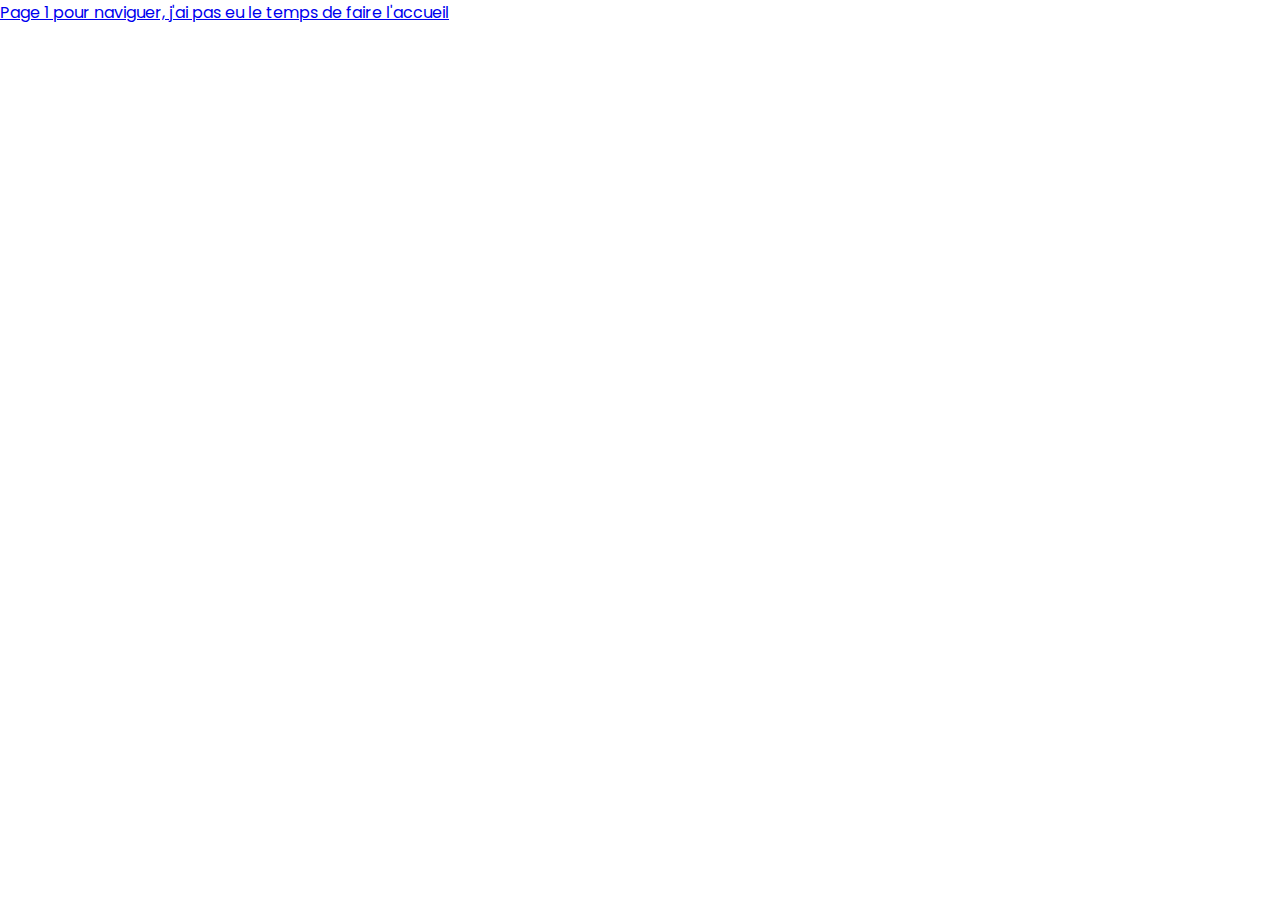
<file: index.html>
<!DOCTYPE html>
<html lang="fr">
<head>
    <meta charset="UTF-8">
    <meta name="viewport" content="width=device-width, initial-scale=1.0">
    <title>Accueil</title>
    <link rel="stylesheet" href="./style/main.css">

    <link rel="preconnect" href="https://fonts.googleapis.com">
    <link rel="preconnect" href="https://fonts.gstatic.com" crossorigin>
    <link href="https://fonts.googleapis.com/css2?family=Poppins:wght@300;400;600;800&display=swap" rel="stylesheet">
</head>
<body>

    <a href="./page1.html">Page 1 pour naviguer, j'ai pas eu le temps de faire l'accueil</a>
</body>
</html>
</file>
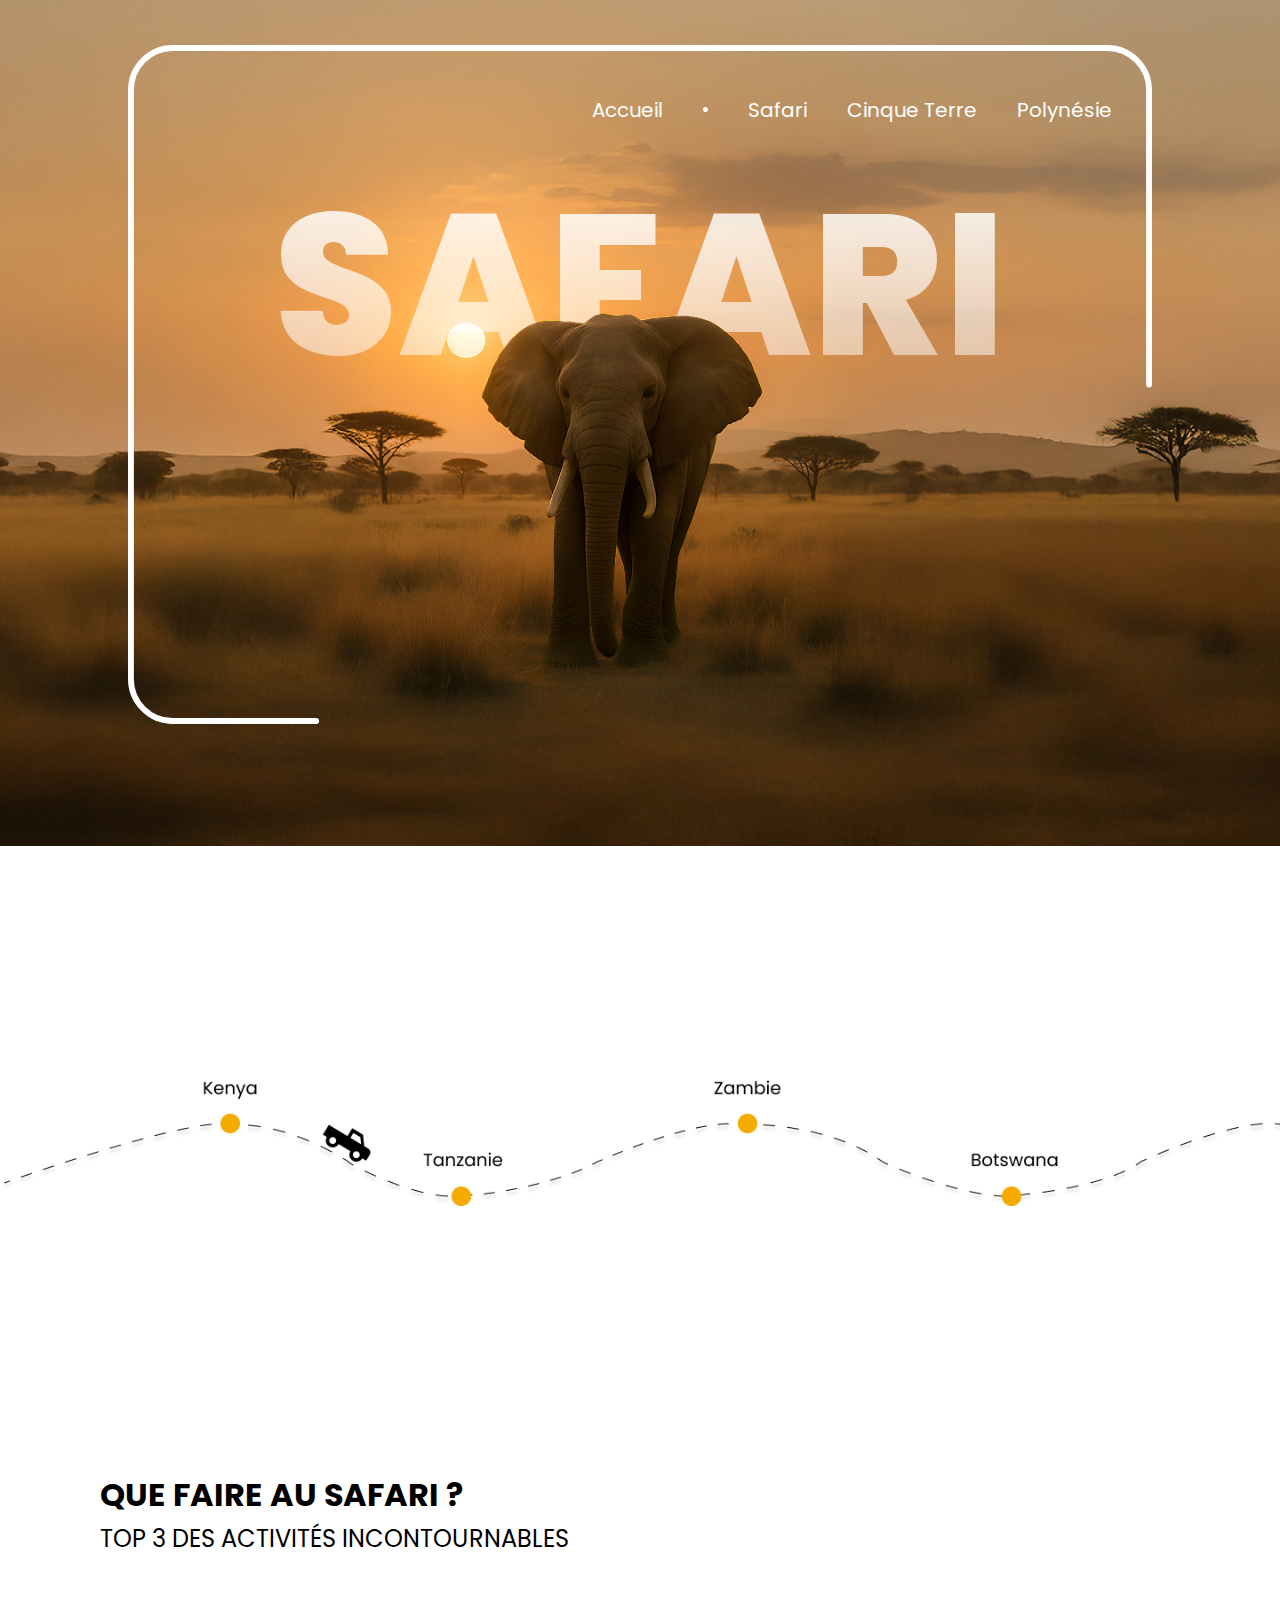
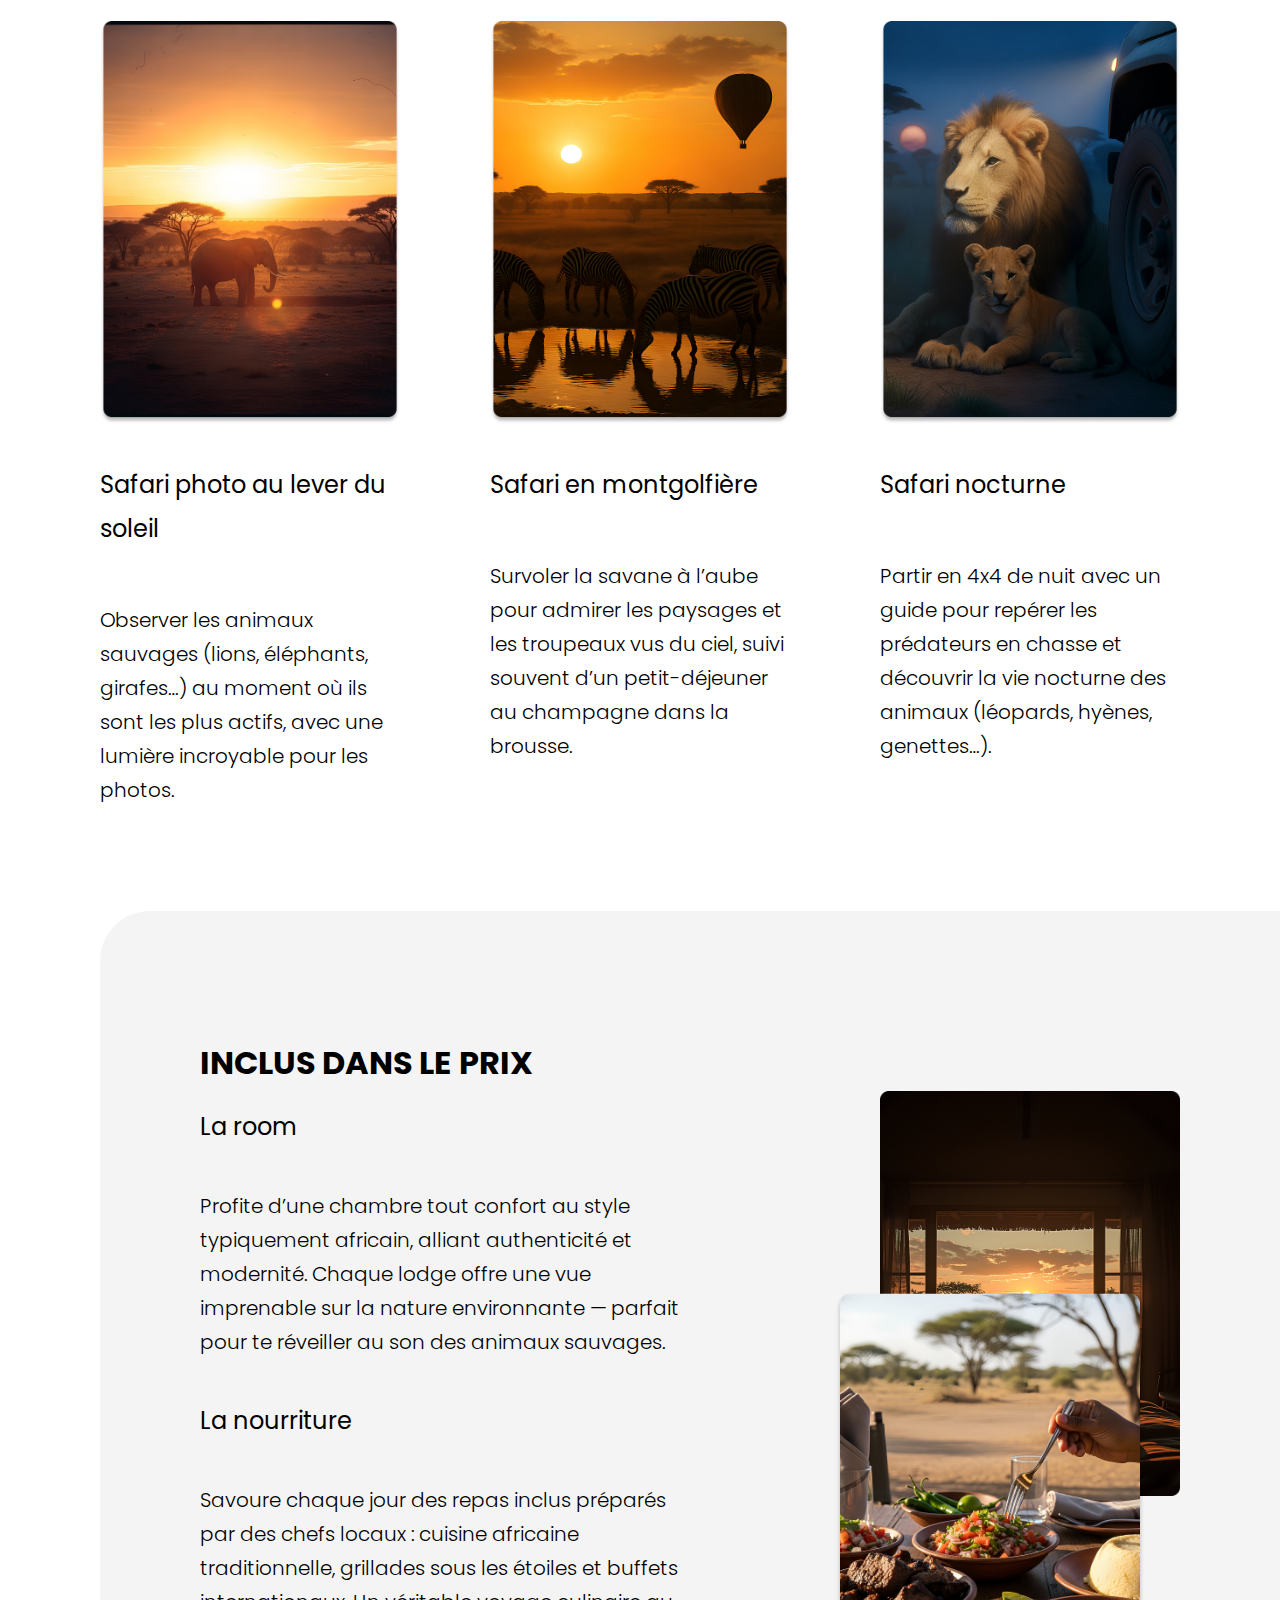
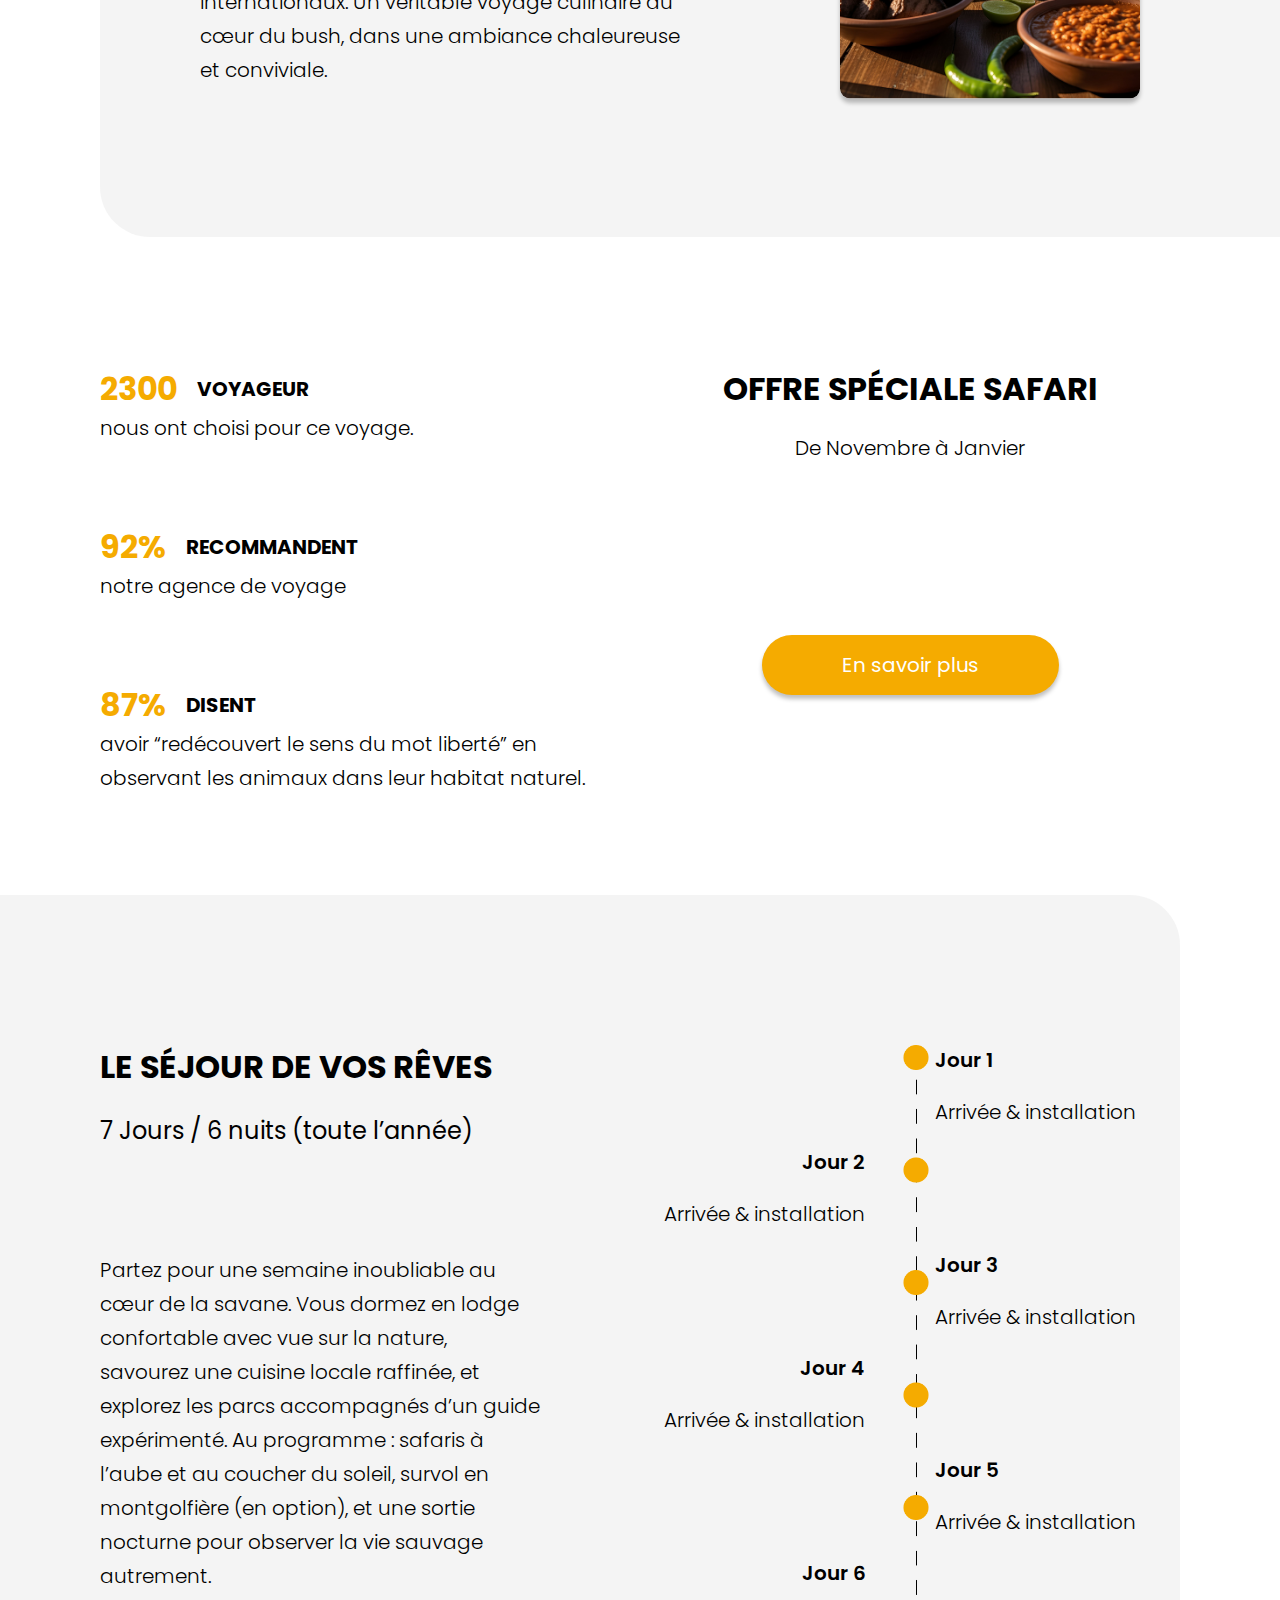
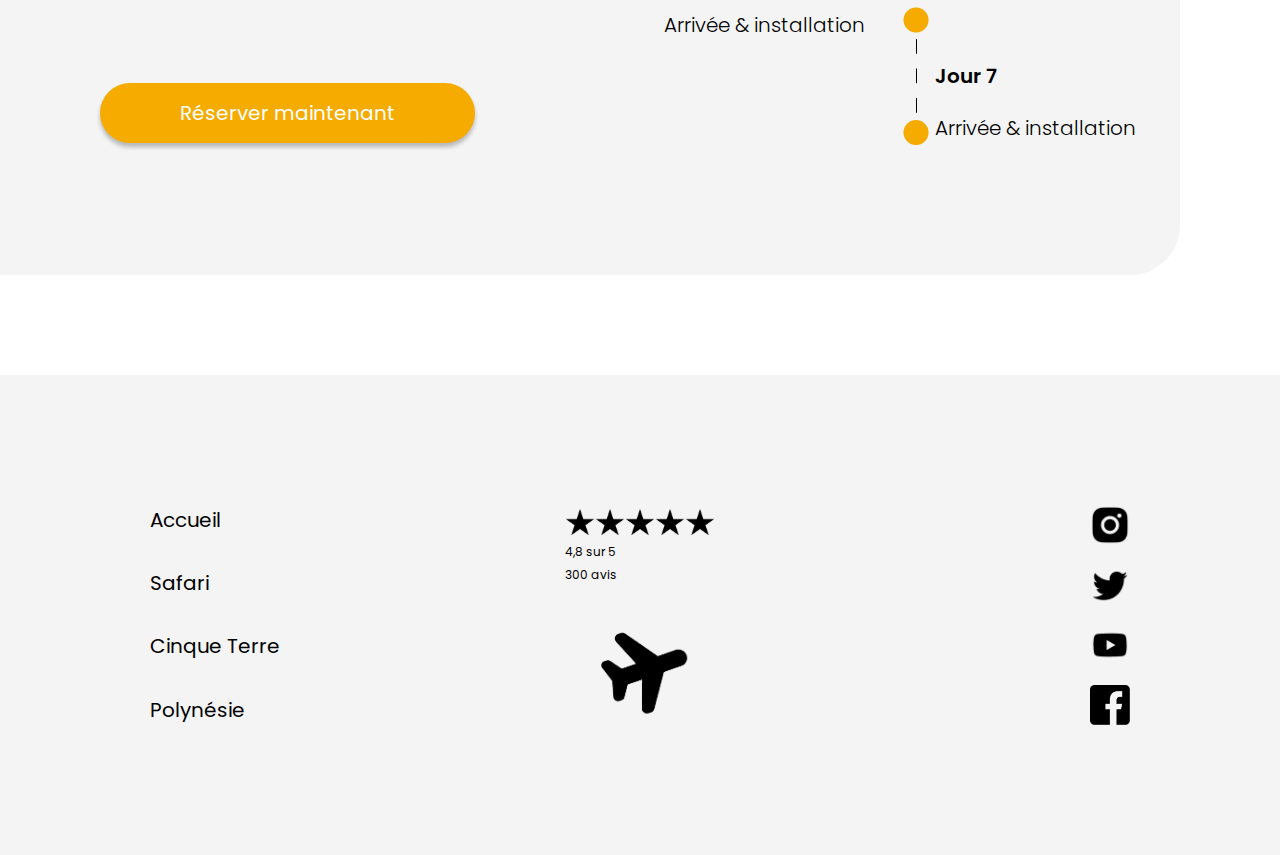
<file: page1.html>
<!DOCTYPE html>
<html lang="fr">
<head>
    <meta charset="UTF-8">
    <meta name="viewport" content="width=device-width, initial-scale=1.0">
    <title>Safari</title>
    <link rel="stylesheet" href="./style/main.css">
    <link rel="stylesheet" href="./style/header.css">
    <link rel="stylesheet" href="./style/page1.css">
    <link rel="stylesheet" href="./style/footer.css">
    <link href="https://fonts.googleapis.com/css2?family=Poppins:wght@300;400;600;800&display=swap" rel="stylesheet">
</head>
<body>
    <header>
        <nav>
            <ul>
                <li><a href="./index.html">Accueil</a></li>
                <li class="point"><img src="./img/POINT.png" alt=""></li>
                <li><a href="./page1.html">Safari</a></li>
                <li><a href="./page2.html">Cinque Terre</a></li>
                <li><a href="./page3.html">Polynésie</a></li>
            </ul>
        </nav>

        <div class="burger" onclick="document.querySelector('ul').classList.toggle('active'); this.classList.toggle('active');">
            <span></span>
            <span></span>
            <span></span>
        </div>
        <h1>Safari</h1>
        <img src="./img/HEADER-SAFARI-MASQUE.png" alt="Image header avec elephant">
        <img src="./img/HEADER-REC.svg" alt="" class="rec">

    </header>

    <section class="direction">
        <img src="./img/LINE.jpg" alt="Passage au Kenya, Tanzanie, Zambie et Botswana">
    </section>

    <section class="que-faire">
        <h2>QUE FAIRE AU SAFARI ?</h2>
        <h3>TOP 3 DES ACTIVITÉS INCONTOURNABLES</h3>

        <div class="activities">
            <div class="activity">
                <img src="./img/ACTIVITE-1.jpg" alt="Safari photo au lever du soleil">
                <div class="text">
                    <h4>Safari photo au lever du soleil</h4>
                    <p>Observer les animaux sauvages (lions, éléphants, girafes…) au moment où ils sont les plus actifs, avec une lumière incroyable pour les photos.</p>
                </div>
            </div>

            <div class="activity">
                <img src="./img/ACTIVITE-2.jpg" alt="Montgolfière au-dessus de la savane">
                <div class="text">
                    <h4>Safari en montgolfière</h4>
                    <p>Survoler la savane à l’aube pour admirer les paysages et les troupeaux vus du ciel, suivi souvent d’un petit-déjeuner au champagne dans la brousse.</p>
                </div>
            </div>

            <div class="activity">
                <img src="./img/ACTIVITE-3.jpg" alt="Safari nocturne avec un guide">
                <div class="text">
                    <h4>Safari nocturne</h4>
                    <p>Partir en 4x4 de nuit avec un guide pour repérer les prédateurs en chasse et découvrir la vie nocturne des animaux (léopards, hyènes, genettes…).</p>
                </div>
            </div>

        </div>
    </section>

    <section class="include-price">
        <div class="left">
            <h2>INCLUS DANS LE PRIX</h2>
            <h3>La room</h3>
            <p>Profite d’une chambre tout confort au style typiquement africain, alliant authenticité et modernité. Chaque lodge offre une vue imprenable sur la nature environnante — parfait pour te réveiller au son des animaux sauvages.</p>
        
            <h3>La nourriture</h3>
            <p>Savoure chaque jour des repas inclus préparés par des chefs locaux : cuisine africaine traditionnelle, grillades sous les étoiles et buffets internationaux.
Un véritable voyage culinaire au cœur du bush, dans une ambiance chaleureuse et conviviale.</p>
        </div>
        <div class="right">
            <div class="imgdiv">
                <img src="./img/ROOM.jpg" alt="Chambre vue sur la savane" class="img1">
                <img src="./img/FOOD.jpg" alt="Plat typique africain" class="img2 img-illustration">
            </div>
        </div>
        

    </section>

    <section id="special-offer">
        <div class="left">
            <div class="box-chiffre">
                <div class="sub-title">
                    <span class="chiffre">2300</span>
                    <span class="word">Voyageur</span>
                </div>
                <p>nous ont choisi pour ce voyage.</p>
            </div>
            <div class="box-chiffre">
                <div class="sub-title">
                    <span class="chiffre">92%</span>
                    <span class="word">recommandent</span>
                </div>
                <p>notre agence de voyage</p>
            </div>
            <div class="box-chiffre">
                <div class="sub-title">
                    <span class="chiffre">87%</span>
                    <span class="word">disent</span>
                </div>
                <p>avoir “redécouvert le sens du mot liberté” en observant les animaux dans leur habitat naturel.</p>
            </div>
        </div>
        <div class="right">
            <div>
                <h2>OFFRE SPéciale safari</h2>
                <p>De Novembre à Janvier</p>
            </div>
            <button>En savoir plus</button>
        </div>
    </section>

    <section id="sejour">
        <div class="left">
            <h2>LE SÉJOUR DE VOS RÊVES</h2>
            <h3>7 Jours / 6 nuits (toute l’année)</h3>
            <p>Partez pour une semaine inoubliable au cœur de la savane. Vous dormez en lodge confortable avec vue sur la nature, savourez une cuisine locale raffinée, et explorez les parcs accompagnés d’un guide expérimenté. Au programme : safaris à l’aube et au coucher du soleil, survol en montgolfière (en option), et une sortie nocturne pour observer la vie sauvage autrement.</p>
            <button>Réserver maintenant</button>
        </div>
        <div class="right">
            <div class="graph">
                <img src="./img/LINE2.png" alt="">
                <div class="days">
    
                    <div class="day-box day1">
                        <span class="day">Jour 1</span>
                        <p>Arrivée & installation</p>
                    </div>
                    <div class="day-box day2 pair">
                        <span class="day">Jour 2</span>
                        <p>Arrivée & installation</p>
                    </div>
                    <div class="day-box day3">
                        <span class="day">Jour 3</span>
                        <p>Arrivée & installation</p>
                    </div>
                    <div class="day-box day4 pair">
                        <span class="day">Jour 4</span>
                        <p>Arrivée & installation</p>
                    </div>
                    <div class="day-box day5">
                        <span class="day">Jour 5</span>
                        <p>Arrivée & installation</p>
                    </div>
                    <div class="day-box day6 pair">
                        <span class="day">Jour 6</span>
                        <p>Arrivée & installation</p>
                    </div>
                    <div class="day-box day7">
                        <span class="day">Jour 7</span>
                        <p>Arrivée & installation</p>
                    </div>
                </div>
            </div>
        </div>
    </section>

    <footer>
        <div class="nav box-footer">
            <ul>
                <li><a href="index.html">Accueil</a></li>
                <li><a href="page1.html">Safari</a></li>
                <li><a href="page2.html">Cinque Terre</a></li>
                <li><a href="page3.html">Polynésie</a></li>
            </ul>
        </div>

        
        <div class="stars box-footer">
            <div class="rating">
                <img src="./img/STARS.png" alt="">
                <p>4,8 sur 5</p>
                <p>300 avis</p>
            </div>
            <img src="./img/PLANE.png" class="plane" alt="">
        </div>
    
        <div class="right box-footer">
            <img src="./img/INSTAGRAM.png" alt="">
            <img src="./img/TWITTER.png" alt="">
            <img src="./img/YOUTUBE.png" alt="">
            <img src="./img/FACEBOOK.png" alt="">
        </div>
    </footer>
</body>
</html>
</file>
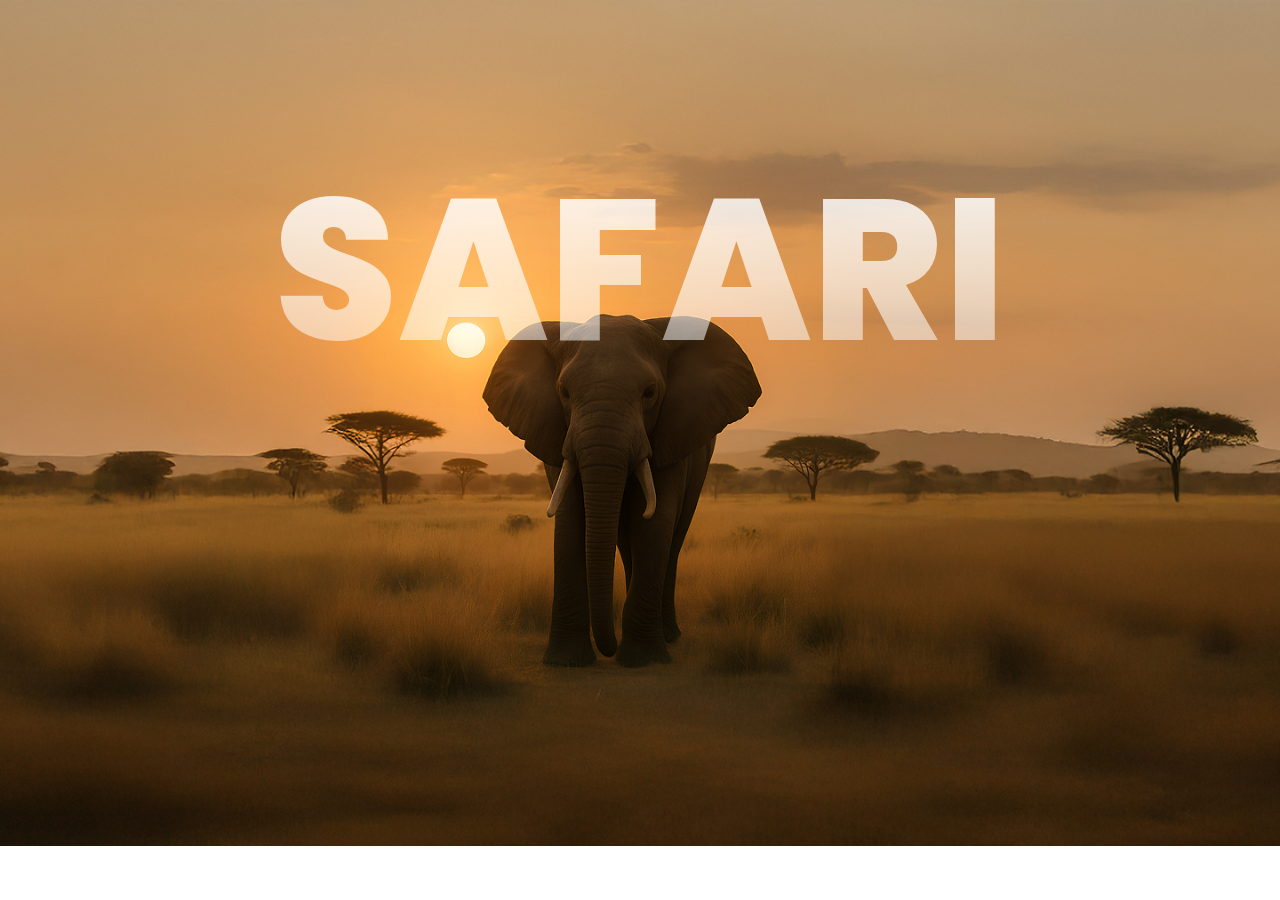
<file: page2.html>
<!DOCTYPE html>
<html lang="fr">
<head>
    <meta charset="UTF-8">
    <meta name="viewport" content="width=device-width, initial-scale=1.0">
    <title>Safari</title>
    <link rel="stylesheet" href="./style/main.css">
    <link rel="stylesheet" href="./style/page1.css">
    <link href="https://fonts.googleapis.com/css2?family=Poppins:wght@300;400;600;800&display=swap" rel="stylesheet">
</head>
<body>
    <header>
        <h1>Safari</h1>
    </header>   
</body>
</html>
</file>
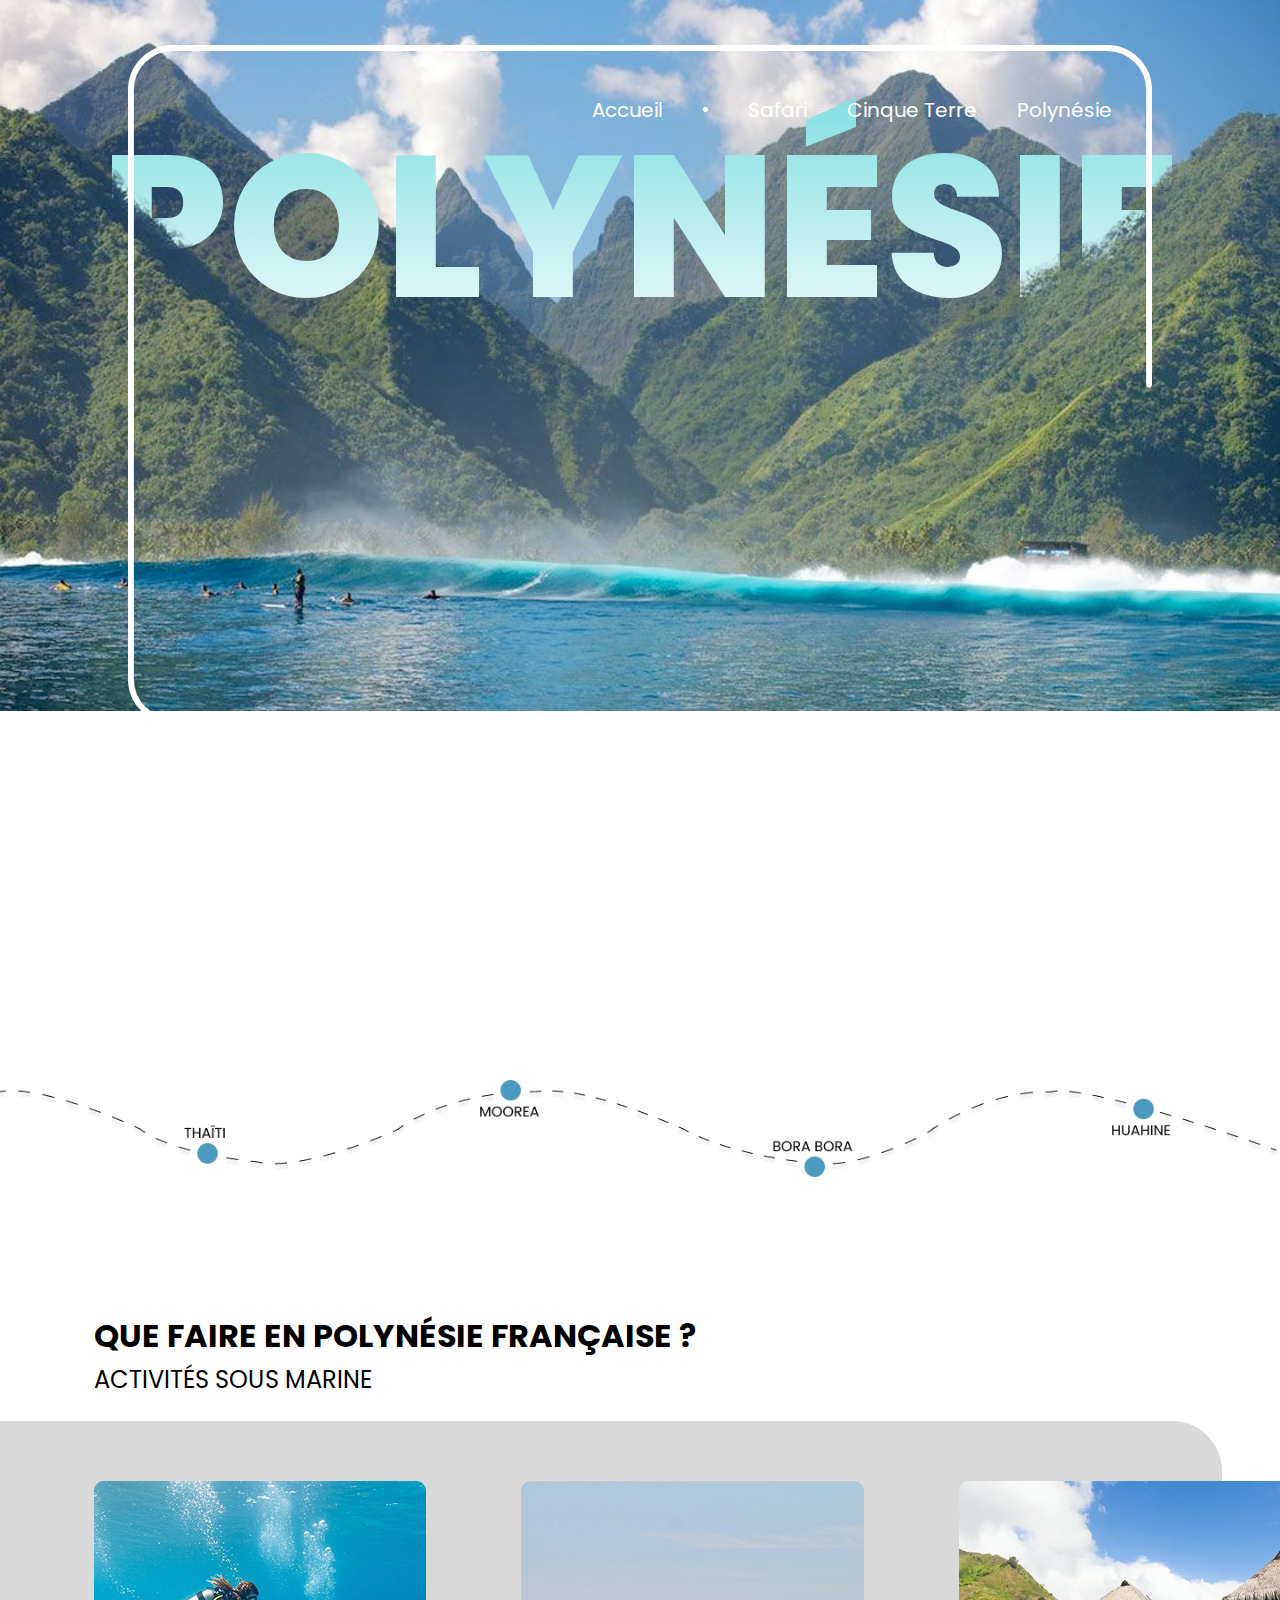
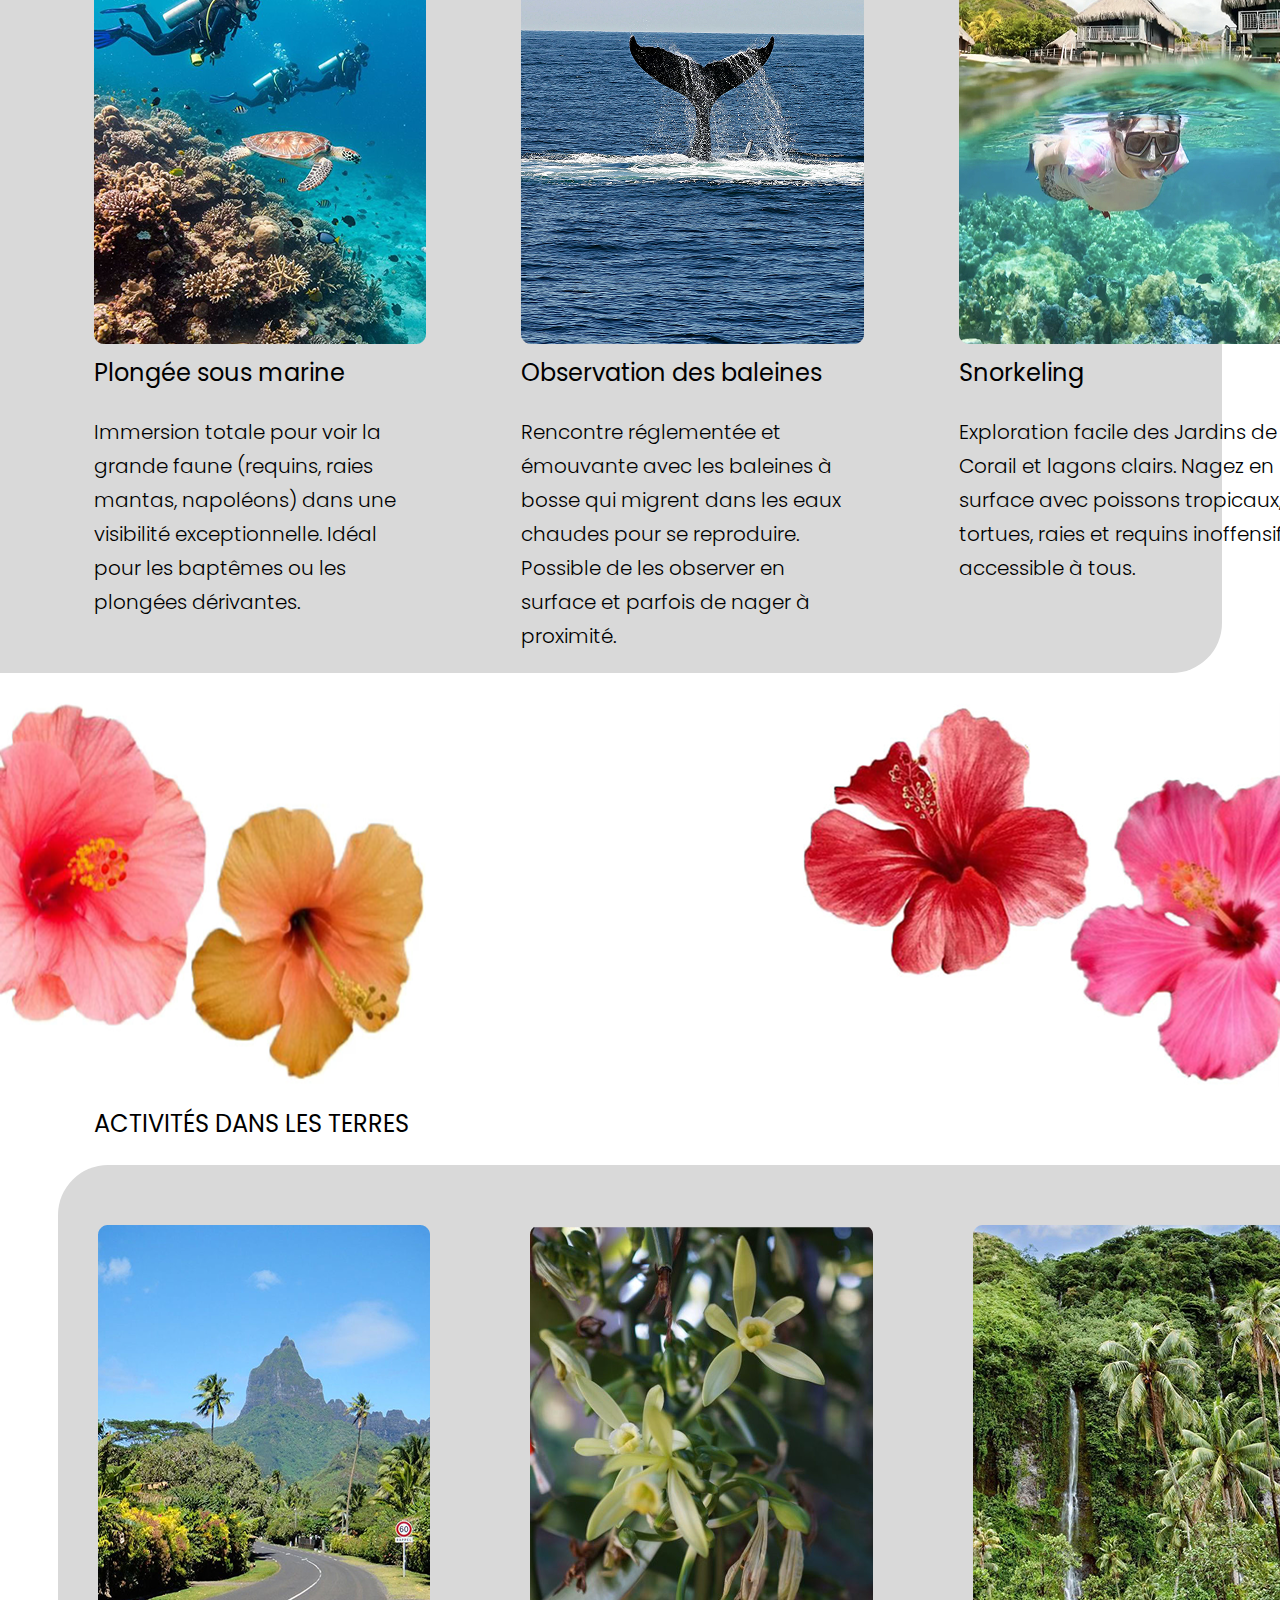
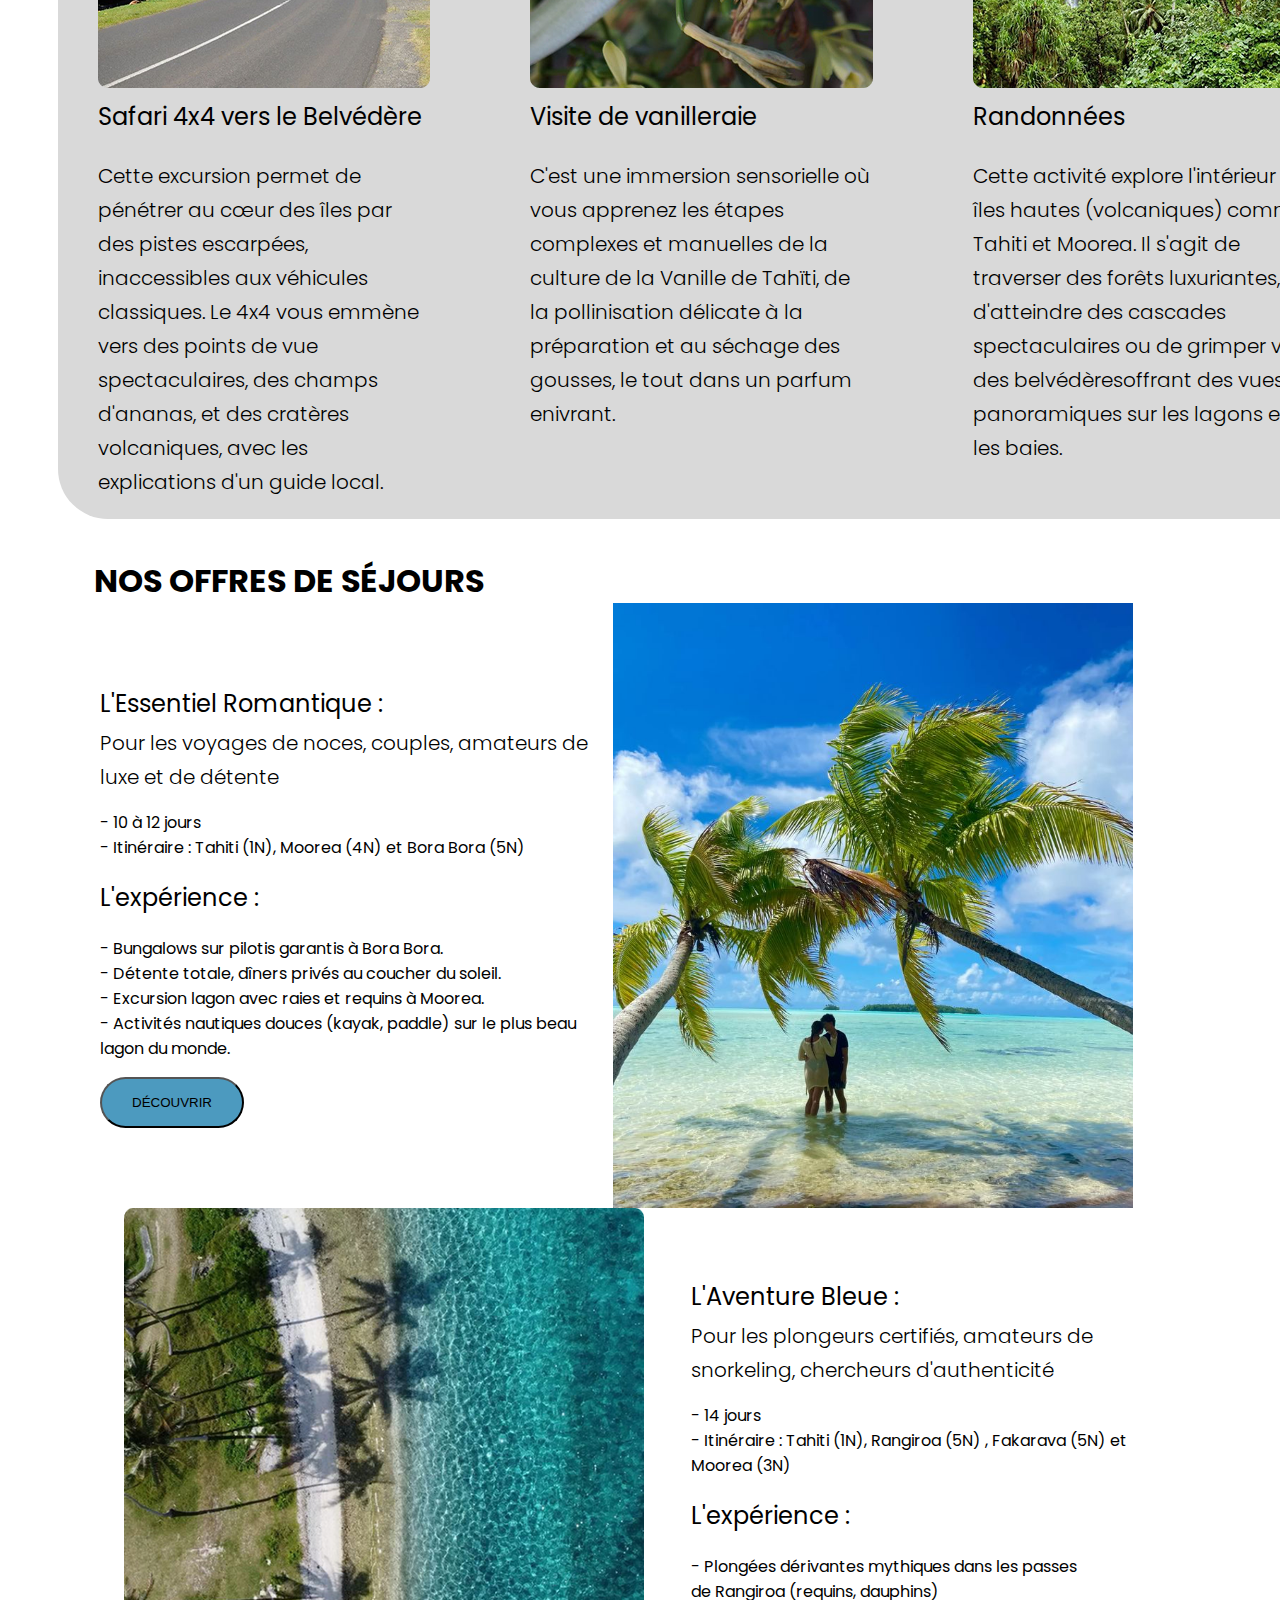
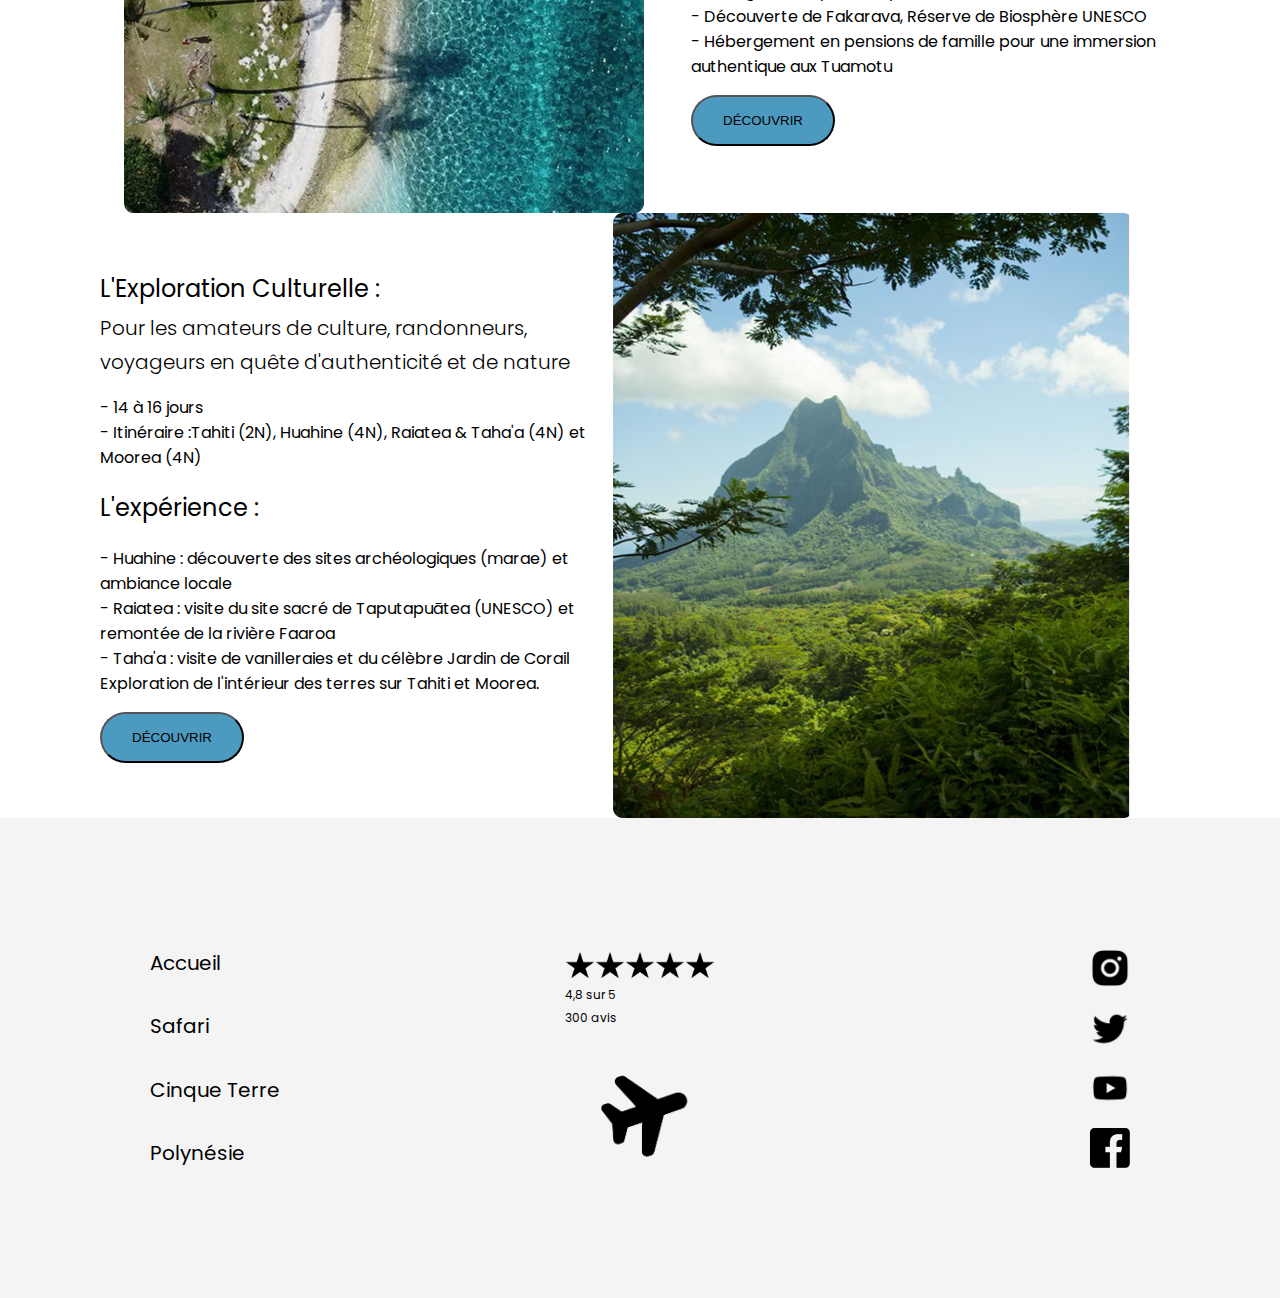
<file: page3.html>
<!DOCTYPE html>
<html lang="fr">
<head>
    <meta charset="UTF-8">
    <meta name="viewport" content="width=device-width, initial-scale=1.0">
    <title>Polynésie</title>
    <link rel="stylesheet" href="./style/main.css">
    <link rel="stylesheet" href="./style/page3.css">
    <link rel="stylesheet" href="./style/footer.css">
    <link rel="stylesheet" href="./style/header.css">
    <link href="https://fonts.googleapis.com/css2?family=Poppins:wght@300;400;600;800&display=swap" rel="stylesheet">
</head>
<body>
    <header>
        <nav>
            <ul>
                <li><a href="./index.html">Accueil</a></li>
                <li class="point"><img src="./img/POINT.png" alt=""></li>
                <li><a href="./page1.html">Safari</a></li>
                <li><a href="./page2.html">Cinque Terre</a></li>
                <li><a href="./page3.html">Polynésie</a></li>
            </ul>
        </nav>

        <div class="burger" onclick="document.querySelector('ul').classList.toggle('active'); this.classList.toggle('active');">
            <span></span>
            <span></span>
            <span></span>
        </div>
        <h1>POLYNÉSIE</h1>
        <img src="./img/headermasquepolynesie.png" alt="headerpolynesiemasque">
        <img src="./img/HEADER-REC.svg" alt="" class="rec">
    </header>   

    <div>
        <img class="cheminile" src="./img/cheminile.png" alt="cheminile">
    </div>

    <section>
        <div class="que-faire-pol">
            <h2>QUE FAIRE EN POLYNÉSIE FRANÇAISE ?</h2>
            <h3>ACTIVITÉS SOUS MARINE</h3>
        </div>
        <div class="pack1">
            <div class="plongee"> 
                <img src="./img/Plongee.png" alt="plongee">
                <h4>Plongée sous marine</h4>
                <p>Immersion totale pour voir la grande faune (requins, raies mantas, napoléons) dans une visibilité exceptionnelle. Idéal pour les baptêmes ou les plongées dérivantes.</p>
            </div>
            <div class="baleine"> 
                <img src="./img/Baleine.png" alt="baleine">
                <h4>Observation des baleines </h4>
                <p>Rencontre réglementée et émouvante avec les baleines à bosse qui migrent dans les eaux chaudes pour se reproduire. Possible de les observer en surface et parfois de nager à proximité.</p>
            </div>
            <div class="snorkeling"> 
                <img class="snork" src="./img/Snorkeling.png" alt="snorkeling">
                <h4>Snorkeling</h4>
                <p>Exploration facile des Jardins de Corail et lagons clairs. Nagez en surface avec poissons tropicaux, tortues, raies et requins inoffensifs, accessible à tous.</p>
            </div>
        </div>
    </section>

    <div class="fleurs">
        <img src="./img/Fleurgauche.png" alt="fleurga">
        <img src="./img/Fleurdroite.png" alt="fleurdr">
    </div>

    <section>
        <div class="act-terre">
            <h3>ACTIVITÉS DANS LES TERRES</h3> 
        </div>
        <div class="pack2">
            <div class="safari4">
                <img src="./img/4x4.png" alt="4X4">
                <h4>Safari 4x4 vers le Belvédère</h4>
                <p>Cette excursion permet de pénétrer au cœur des îles par des pistes escarpées, inaccessibles aux véhicules classiques. Le 4x4 vous emmène vers des points de vue spectaculaires, des champs d'ananas, et des cratères volcaniques, avec les explications d'un guide local.</p>
            </div>
            <div class="vanille">
                <img src="./img/Vanilleraie.png" alt="vanille">
                <h4>Visite de vanilleraie</h4>
                <p>C'est une immersion sensorielle où vous apprenez les étapes complexes et manuelles de la culture de la Vanille de Tahïti, de la pollinisation délicate à la préparation et au séchage des gousses, le tout dans un parfum enivrant.</p>
            </div>
            <div class="randos">
                <img src="./img/Randonnees.png" alt="randos">
                <h4>Randonnées</h4>
                <p>Cette activité explore l'intérieur des îles hautes (volcaniques) comme Tahiti et Moorea. Il s'agit de traverser des forêts luxuriantes, d'atteindre des cascades spectaculaires ou de grimper vers des belvédèresoffrant des vues panoramiques sur les lagons et les baies.
                </p>

            </div>
        </div>
    </section>
    <section>
        <div class="offresej">
        <h2>NOS OFFRES DE SÉJOURS</h2>
        </div>
        <div class="offre1">
            <div>
                <h4>L'Essentiel Romantique :</h4>
                <p> 
                    Pour les voyages de noces, couples, amateurs de luxe et de détente  
                </p>
                <ul>
                    <li>- 10 à 12 jours</li>
                    <li>- Itinéraire : Tahiti (1N), Moorea (4N) et Bora Bora (5N)</li>
                </ul>
                <h4>L'expérience :</h4>
                <ul>
                    <li>- Bungalows sur pilotis garantis à Bora Bora.</li>
                    <li>- Détente totale, dîners privés au coucher du soleil.</li>
                    <li>- Excursion lagon avec raies et requins à Moorea.</li>
                    <li>- Activités nautiques douces (kayak, paddle) sur le plus beau lagon du monde.</li>
                </ul>
                <button class="bt1">DÉCOUVRIR</button>
            </div>
            <img class="imgrom" src="./img/Rom.jpg" alt="offre-romantique">
    
        
        </div>


        <div class="offre2">
            <div>
                <h4>L'Aventure Bleue :</h4>
                <p> 
                    Pour les plongeurs certifiés, amateurs de snorkeling, chercheurs d'authenticité  
                </p>
                <ul>
                    <li>- 14 jours</li>
                    <li>- Itinéraire : Tahiti (1N), Rangiroa (5N) , Fakarava (5N) et Moorea (3N)</li>
                </ul>
                <h4>L'expérience :</h4>
                <ul>
                    <li>- Plongées dérivantes mythiques dans les passes de Rangiroa (requins, dauphins)</li>
                    <li>- Découverte de Fakarava, Réserve de Biosphère UNESCO</li>
                    <li>- Hébergement en pensions de famille pour une immersion authentique aux Tuamotu</li>
                </ul>
                <button class="bt2">DÉCOUVRIR</button>
            </div>
            <img class="imgrom" src="./img/Bleue.png" alt="offre-romantique">
            
        </div>

        <div class="offre1">
            <div>
                <h4>L'Exploration Culturelle : </h4>
                <p class="poffre1"> 
                    Pour les amateurs de culture, randonneurs, voyageurs en quête d'authenticité et de nature
                </p>
                <ul>
                    <li>- 14 à 16 jours</li>
                    <li>- Itinéraire :Tahiti (2N), Huahine (4N), Raiatea & Taha'a (4N) et Moorea (4N)</li>
                </ul>
                <h4>L'expérience :</h4>
                <ul>
                    <li>- Huahine : découverte des sites archéologiques (marae) et ambiance locale</li>
                    <li>- Raiatea : visite du site sacré de Taputapuātea (UNESCO) et remontée de la rivière Faaroa</li>
                    <li>- Taha'a : visite de vanilleraies et du célèbre Jardin de Corail</li>
                    <li>Exploration de l'intérieur des terres sur Tahiti et Moorea.</li>
                
                </ul>
                <button class="bt1">DÉCOUVRIR</button>
            </div>
            <img class="imgrom" src="./img/Culturelle.png" alt="offre-romantique">
        
        </div>

    </section class="dernier" >
    <footer>
        <div class="nav box-footer">
            <ul>
                <li><a href="index.html">Accueil</a></li>
                <li><a href="page1.html">Safari</a></li>
                <li><a href="page2.html">Cinque Terre</a></li>
                <li><a href="page3.html">Polynésie</a></li>
            </ul>
        </div>

        
        <div class="stars box-footer">
            <div class="rating">
                <img src="./img/STARS.png" alt="">
                <p>4,8 sur 5</p>
                <p>300 avis</p>
            </div>
            <img src="./img/PLANE.png" class="plane" alt="">
        </div>
    
        <div class="right box-footer">
            <img src="./img/INSTAGRAM.png" alt="">
            <img src="./img/TWITTER.png" alt="">
            <img src="./img/YOUTUBE.png" alt="">
            <img src="./img/FACEBOOK.png" alt="">
        </div>
    </footer>
</body>
</html>
</file>
<file: style/main.css>
.img-illustration {
  border-radius: 10px;
  box-shadow: 0 4px 4px 0 rgba(0, 0, 0, 0.25);
}

h1 {
  font-family: Poppins;
  color: #000000;
  font-size: 200px;
  font-style: normal;
  font-weight: 800;
}

nav {
  font-family: Poppins;
  font-size: 20px;
  font-style: normal;
  font-weight: 400;
  line-height: 150%;
  font-weight: 500;
}

h1 {
  font-family: Poppins;
  font-size: 20px;
  font-style: normal;
  font-weight: 400;
  line-height: 150%;
  font-size: 200px;
  font-weight: 800;
  text-transform: uppercase;
}

h2 {
  font-family: Poppins;
  font-size: 20px;
  font-style: normal;
  font-weight: 400;
  line-height: 150%;
  color: #000000;
  font-size: 32px;
  font-weight: 700;
  line-height: 44px;
  text-transform: uppercase;
}

h3 {
  font-family: Poppins;
  font-size: 20px;
  font-style: normal;
  font-weight: 400;
  line-height: 150%;
  color: #000;
  font-size: 24px;
  line-height: 44px;
}

h4 {
  font-family: Poppins;
  font-size: 20px;
  font-style: normal;
  font-weight: 400;
  line-height: 150%;
  color: #000000;
  font-size: 24px;
  line-height: 44px;
}

p {
  color: #000000;
  font-family: Poppins;
  font-size: 20px;
  font-style: normal;
  font-weight: 400;
  line-height: 150%;
  font-weight: 300;
  line-height: 34px;
}

header {
  height: 950px;
}

body {
  margin: 0;
  padding: 0;
  box-sizing: border-box;
  font-family: "Poppins", sans-serif;
}/*# sourceMappingURL=main.css.map */
</file>
<file: style/header.css>
@charset "UTF-8";
.img-illustration {
  border-radius: 10px;
  box-shadow: 0 4px 4px 0 rgba(0, 0, 0, 0.25);
}

h1 {
  font-family: Poppins;
  color: #000000;
  font-size: 200px;
  font-style: normal;
  font-weight: 800;
}

nav {
  font-family: Poppins;
  font-size: 20px;
  font-style: normal;
  font-weight: 400;
  line-height: 150%;
  font-weight: 500;
}

h1 {
  font-family: Poppins;
  font-size: 20px;
  font-style: normal;
  font-weight: 400;
  line-height: 150%;
  font-size: 200px;
  font-weight: 800;
  text-transform: uppercase;
}

h2 {
  font-family: Poppins;
  font-size: 20px;
  font-style: normal;
  font-weight: 400;
  line-height: 150%;
  color: #000000;
  font-size: 32px;
  font-weight: 700;
  line-height: 44px;
  text-transform: uppercase;
}

h3 {
  font-family: Poppins;
  font-size: 20px;
  font-style: normal;
  font-weight: 400;
  line-height: 150%;
  color: #000;
  font-size: 24px;
  line-height: 44px;
}

h4 {
  font-family: Poppins;
  font-size: 20px;
  font-style: normal;
  font-weight: 400;
  line-height: 150%;
  color: #000000;
  font-size: 24px;
  line-height: 44px;
}

p {
  color: #000000;
  font-family: Poppins;
  font-size: 20px;
  font-style: normal;
  font-weight: 400;
  line-height: 150%;
  font-weight: 300;
  line-height: 34px;
}

header {
  height: 950px;
}

header .rec {
  position: absolute;
  width: 80%;
  top: 5vh;
  left: 50%;
  transform: translate(-50%, 0);
}
header nav {
  position: absolute;
  width: 80%;
  top: 5vh;
  left: 50%;
  transform: translate(-50%, 0);
  z-index: 10;
}
header ul {
  display: flex;
  padding: 50px 40px;
  flex-direction: row;
  list-style: none;
  justify-content: end;
  margin: 0;
  gap: 40px;
}
header ul li img {
  width: 5px;
  position: relative;
  top: -5px;
}
header ul li a {
  font-family: Poppins;
  font-size: 20px;
  font-style: normal;
  font-weight: 400;
  line-height: 150%;
  text-decoration: none;
  color: #ffffff;
  transition: all 0.1s ease-in-out;
  transform: scale(100%);
}
header ul li a:hover {
  transform: scale(200%);
}

.burger {
  position: absolute;
  top: 70px;
  right: 90px;
  width: 28px;
  height: 20px;
  display: none;
  flex-direction: column;
  justify-content: space-between;
  cursor: pointer;
  z-index: 100;
}

.burger span {
  height: 3px;
  width: 100%;
  background: white;
  border-radius: 10px;
  transition: all 0.3s ease;
}

/* ----- État actif (croix) ----- */
.burger.active span:nth-child(1) {
  transform: rotate(45deg) translateY(12px);
}

.burger.active span:nth-child(2) {
  opacity: 0;
}

.burger.active span:nth-child(3) {
  transform: rotate(-45deg) translateY(-12px);
}

.point {
  display: block;
}

/* ----- Responsive : Mobile ----- */
@media (max-width: 768px) {
  nav ul {
    position: fixed;
    top: 0;
    right: 0;
    margin-top: 20px;
    width: 100%;
    flex-direction: column;
    justify-content: center;
    align-items: flex-end;
    transform: translateY(-120%);
    transition: transform 0.3s ease-in-out;
  }
  .point {
    display: none;
  }
  nav ul.active {
    transform: translateY(0);
  }
  .burger {
    display: flex;
  }
}/*# sourceMappingURL=header.css.map */
</file>
<file: style/page1.css>
.img-illustration {
  border-radius: 10px;
  box-shadow: 0 4px 4px 0 rgba(0, 0, 0, 0.25);
}

h1 {
  font-family: Poppins;
  color: #000000;
  font-size: 200px;
  font-style: normal;
  font-weight: 800;
}

nav {
  font-family: Poppins;
  font-size: 20px;
  font-style: normal;
  font-weight: 400;
  line-height: 150%;
  font-weight: 500;
}

h1 {
  font-family: Poppins;
  font-size: 20px;
  font-style: normal;
  font-weight: 400;
  line-height: 150%;
  font-size: 200px;
  font-weight: 800;
  text-transform: uppercase;
}

h2 {
  font-family: Poppins;
  font-size: 20px;
  font-style: normal;
  font-weight: 400;
  line-height: 150%;
  color: #000000;
  font-size: 32px;
  font-weight: 700;
  line-height: 44px;
  text-transform: uppercase;
}

h3 {
  font-family: Poppins;
  font-size: 20px;
  font-style: normal;
  font-weight: 400;
  line-height: 150%;
  color: #000;
  font-size: 24px;
  line-height: 44px;
}

h4 {
  font-family: Poppins;
  font-size: 20px;
  font-style: normal;
  font-weight: 400;
  line-height: 150%;
  color: #000000;
  font-size: 24px;
  line-height: 44px;
}

p {
  color: #000000;
  font-family: Poppins;
  font-size: 20px;
  font-style: normal;
  font-weight: 400;
  line-height: 150%;
  font-weight: 300;
  line-height: 34px;
}

header {
  height: 950px;
}

header {
  margin: 0;
  background-image: url("./../img/HEADER-SAFARI.jpg");
  background-size: cover;
  background-size: 100vw;
  background-repeat: no-repeat;
  width: 100%;
  height: 100vh;
  position: relative;
}
header h1 {
  width: 100%;
  margin: 0;
  padding: 0;
  position: absolute;
  text-align: center;
  top: 30%;
  left: 50%;
  transform: translate(-50%, -50%);
  background: linear-gradient(180deg, #FFF 0%, rgba(255, 255, 255, 0.35) 100%);
  background-clip: text;
  -webkit-background-clip: text;
  -webkit-text-fill-color: transparent;
}
header img {
  width: 100vw;
  height: auto;
  position: absolute;
  -o-object-fit: cover;
     object-fit: cover;
  -o-object-position: center;
     object-position: center;
  top: 0;
  left: 0;
}

.direction {
  padding: 130px 0 130px 0;
}
.direction img {
  width: 100%;
  height: auto;
}

.que-faire {
  padding: 130px 100px 130px 100px;
}
.que-faire .activities {
  display: flex;
  flex-wrap: wrap;
  justify-content: space-between;
  gap: 90px;
}
.que-faire .activities .activity {
  width: 300px;
}
.que-faire .activities .activity img {
  width: 100%;
  height: auto;
  margin-bottom: 0;
}
.que-faire .activities .activity .text {
  height: 350px;
  display: flex;
  flex-direction: column;
  justify-content: space-between;
}

button {
  color: #ffffff;
  background-color: #F5AB00;
  border-radius: 50px;
  border: none;
  padding: 15px 80px;
  box-shadow: 0 4px 4px 0 rgba(0, 0, 0, 0.25);
  font-family: Poppins;
  font-size: 20px;
  font-style: normal;
  font-weight: 400;
  line-height: 150%;
  cursor: pointer;
  transform: scale(100%);
  transition: transform 0.1s ease-in-out;
}

button:hover {
  transform: scale(110%);
}

h2 {
  margin: 0;
}

h3 {
  margin: 0;
  margin-bottom: 60px;
}

.include-price {
  display: flex;
  padding: 130px 0 130px 100px;
  margin-left: 100px;
  border-radius: 50px 0 0 50px;
  background-color: rgba(217, 217, 217, 0.3);
}
.include-price h3 {
  margin-bottom: 0;
}
.include-price .left {
  width: 50%;
  display: flex;
  flex-direction: column;
  gap: 20px;
}
.include-price .right {
  width: 50%;
  padding-right: 100px;
}
.include-price .right img {
  width: 300px;
  height: auto;
}
.include-price .right .imgdiv {
  position: relative;
  display: flex;
  margin-top: 50px;
  justify-content: flex-end;
}
.include-price .right .img1 {
  right: 0;
}
.include-price .right .img2 {
  position: absolute;
  top: 0;
  left: 0;
  transform: translate(50%, 50%);
}

#special-offer {
  display: flex;
  padding: 150px 0 130px 100px;
  padding: 130px 100px 0px 100px;
  border-radius: 50px 0 0 50px;
}
#special-offer .left {
  width: 50%;
  display: flex;
  flex-direction: column;
  gap: 80px;
}
#special-offer .left p {
  margin: 0;
}
#special-offer .left .sub-title {
  display: flex;
  gap: 20px;
  align-items: center;
}
#special-offer .left .chiffre {
  color: #F5AB00;
  text-align: right;
  font-family: Poppins;
  font-size: 32px;
  font-style: normal;
  font-weight: 700;
  line-height: 44px; /* 137.5% */
  text-transform: uppercase;
}
#special-offer .left .word {
  color: #000000;
  text-align: right;
  font-family: Poppins;
  font-size: 20px;
  font-style: normal;
  font-weight: 700;
  line-height: 34px;
  text-transform: uppercase;
}
#special-offer .left .box-chiffre {
  display: flex;
  flex-direction: column;
}
#special-offer .right {
  width: 50%;
  display: flex;
  flex-direction: column;
  justify-content: space-between;
  align-items: center;
}
#special-offer .right div {
  display: flex;
  justify-content: center;
  align-items: center;
  flex-direction: column;
}
#special-offer .right button {
  margin-bottom: 100px;
}

#sejour {
  display: flex;
  padding: 150px 0 130px 100px;
  margin-right: 100px;
  margin-top: 100px;
  background-color: rgba(217, 217, 217, 0.3);
  border-radius: 0px 50px 50px 0px;
  gap: 200px;
}
#sejour .left {
  width: 50%;
  display: flex;
  flex-direction: column;
  gap: 20px;
}
#sejour .left button {
  margin-top: 50px;
  width: -moz-fit-content;
  width: fit-content;
}
#sejour .right {
  width: 50%;
}
#sejour .right .graph {
  height: 700px;
  display: flex;
  justify-content: center;
  align-items: center;
  position: relative;
}
#sejour .right img {
  height: 100%;
  position: absolute;
  left: 40%;
  transform: translateX(-50%);
}
#sejour .right .days {
  display: flex;
  flex-direction: column;
  justify-content: space-between;
  height: 100%;
  position: absolute;
  left: 50%;
  transform: translateX(-50%);
}
#sejour .right .day-box {
  display: flex;
  flex-direction: column;
  margin-left: 250px;
  width: 300px;
}
#sejour .right .day-box p {
  margin-bottom: 0;
}
#sejour .right .day-box .day {
  font-family: Poppins;
  font-size: 20px;
  font-style: normal;
  font-weight: 400;
  line-height: 150%;
  font-weight: 600;
}
#sejour .right .pair {
  text-align: end;
  margin-left: -120px;
}

footer {
  margin-top: 100px;
}

@media (max-width: 768px) {
  header h1 {
    font-size: 100px;
    top: 150px;
  }
}
@media (max-width: 1028px) {
  header {
    height: 500px !important;
  }
  header h1 {
    font-size: 100px;
    top: 200px;
  }
  .include-price {
    flex-direction: column;
    margin: 0;
    padding: 80px 100px 250px 100px;
    border-radius: 0;
  }
  .include-price .right, .include-price .left {
    width: 100% !important;
    padding: 0;
  }
  .include-price .imgdiv {
    justify-content: center !important;
  }
  #special-offer {
    flex-direction: column;
    margin: 0;
    padding: 80px 50px 250px 50px;
    border-radius: 0;
  }
  #special-offer .right, #special-offer .left {
    width: 100% !important;
    padding: 0;
    padding-top: 100px;
    align-items: center;
  }
  #special-offer .left .box-chiffre {
    width: 300px;
  }
  #sejour {
    flex-direction: column;
    margin: 0;
    padding: 80px 50px 250px 50px;
    border-radius: 0;
  }
  #sejour .right, #sejour .left {
    width: 100% !important;
    padding: 0;
    padding-top: 100px;
    align-items: center;
  }
}
@media (max-width: 768px) {
  header {
    height: 400px !important;
  }
  header h1 {
    font-size: 60px;
    top: 150px;
  }
  h2 {
    font-size: 24px !important;
  }
  h3 {
    font-size: 20px !important;
  }
  .direction {
    padding: 80px 0px 40px 0px;
  }
  p {
    font-size: 14px !important;
  }
  .que-faire {
    padding: 80px 50px 40px 50px;
  }
  .que-faire .activities {
    flex-direction: column;
    align-items: center;
    gap: 40px;
  }
  .que-faire .activities .activity {
    width: 100% !important;
  }
  .que-faire .activities .activity .text {
    height: auto !important;
    padding: 0 10px;
  }
  .include-price {
    flex-direction: column;
    margin: 0;
    padding: 80px 50px 250px 50px;
    border-radius: 0;
  }
  .include-price .right, .include-price .left {
    width: 100% !important;
    padding: 0;
  }
  .include-price .imgdiv {
    justify-content: center !important;
  }
}/*# sourceMappingURL=page1.css.map */
</file>
<file: style/footer.css>
.img-illustration {
  border-radius: 10px;
  box-shadow: 0 4px 4px 0 rgba(0, 0, 0, 0.25);
}

h1 {
  font-family: Poppins;
  color: #000000;
  font-size: 200px;
  font-style: normal;
  font-weight: 800;
}

nav {
  font-family: Poppins;
  font-size: 20px;
  font-style: normal;
  font-weight: 400;
  line-height: 150%;
  font-weight: 500;
}

h1 {
  font-family: Poppins;
  font-size: 20px;
  font-style: normal;
  font-weight: 400;
  line-height: 150%;
  font-size: 200px;
  font-weight: 800;
  text-transform: uppercase;
}

h2 {
  font-family: Poppins;
  font-size: 20px;
  font-style: normal;
  font-weight: 400;
  line-height: 150%;
  color: #000000;
  font-size: 32px;
  font-weight: 700;
  line-height: 44px;
  text-transform: uppercase;
}

h3 {
  font-family: Poppins;
  font-size: 20px;
  font-style: normal;
  font-weight: 400;
  line-height: 150%;
  color: #000;
  font-size: 24px;
  line-height: 44px;
}

h4 {
  font-family: Poppins;
  font-size: 20px;
  font-style: normal;
  font-weight: 400;
  line-height: 150%;
  color: #000000;
  font-size: 24px;
  line-height: 44px;
}

p {
  color: #000000;
  font-family: Poppins;
  font-size: 20px;
  font-style: normal;
  font-weight: 400;
  line-height: 150%;
  font-weight: 300;
  line-height: 34px;
}

header {
  height: 950px;
}

footer {
  display: flex;
  justify-content: space-between;
  gap: 50px;
  padding: 130px 150px;
  background-color: rgba(217, 217, 217, 0.3);
}
footer .box-footer {
  width: 33%;
}
footer .nav ul {
  display: flex;
  flex-direction: column;
  justify-content: space-between;
  list-style: none;
  margin: 0;
  padding: 0;
  height: 100%;
}
footer .nav a {
  font-family: Poppins;
  font-size: 20px;
  font-style: normal;
  font-weight: 400;
  line-height: 150%;
  color: #000000;
  text-decoration: none;
}
footer .right {
  display: flex;
  justify-content: space-between;
  align-items: end;
  flex-direction: column;
  gap: 20px;
}
footer .right img {
  width: 40px;
}
footer .stars {
  display: flex;
  flex-direction: column;
  justify-content: space-around;
  gap: 30px;
  align-items: center;
}
footer .stars .rating {
  display: flex;
  flex-direction: column;
  gap: 5px;
}
footer .stars .rating p {
  font-family: Poppins;
  font-size: 20px;
  font-style: normal;
  font-weight: 400;
  line-height: 150%;
  margin: 0;
  font-size: 12px;
  padding: 0;
}
footer .stars .rating img {
  width: 150px;
}
footer .stars .plane {
  width: 100px;
}

@media (max-width: 768px) {
  footer {
    flex-direction: column;
    align-items: center;
    text-align: center;
  }
  footer .nav ul {
    align-items: center;
  }
  footer .right {
    flex-direction: row;
    align-items: center;
  }
  footer .stars {
    flex-direction: row;
  }
  footer .box-footer {
    width: 100%;
  }
}/*# sourceMappingURL=footer.css.map */
</file>
<file: style/page3.css>
.img-illustration {
  border-radius: 10px;
}

h1 {
  font-family: Poppins;
  color: #000000;
  font-size: 200px;
  font-style: normal;
  font-weight: 800;
}

nav {
  font-family: Poppins;
  font-size: 20px;
  font-style: normal;
  font-weight: 500;
}

h1 {
  font-weight: 800;
  text-transform: uppercase;
}

h2 {
  color: #000000;
  font-family: Poppins;
  font-size: 32px;
  font-style: normal;
  font-weight: 700;
  line-height: 44px;
  text-transform: uppercase;
}

h3 {
  color: #000;
  font-family: Poppins;
  font-size: 24px;
  font-style: normal;
  font-weight: 400;
  line-height: 44px;
}

h4 {
  color: #000000;
  font-family: Poppins;
  font-size: 24px;
  font-style: normal;
  font-weight: 400;
  line-height: 44px;
}

p {
  color: #000000;
  font-family: Poppins;
  font-size: 20px;
  font-style: normal;
  font-weight: 300;
  line-height: 34px;
}

header {
  height: 950px;
}

header {
  margin: 0;
  background-image: url("./../img/headerpolynesie.jpg");
  background-size: cover;
  background-size: 100vw;
  background-repeat: no-repeat;
  width: 100%;
  height: 100vh;
  position: relative;
}
header h1 {
  width: 100%;
  margin: 0;
  padding: 0;
  text-align: center;
  padding-top: 6%;
  background: linear-gradient(180deg, #58D4D7 0%, #FFF 99.52%);
  background-clip: text;
  -webkit-background-clip: text;
  -webkit-text-fill-color: transparent;
}
header img {
  width: 100vw;
  height: auto;
  position: absolute;
  -o-object-fit: cover;
     object-fit: cover;
  -o-object-position: center;
     object-position: center;
  top: 0;
  left: 0;
}

.cheminile {
  padding: 130px 0 130px 0;
  width: 100%;
  height: auto;
}

.que-faire-pol {
  padding-left: 94px;
}

h2 {
  margin: 0px;
}

h3 {
  margin: 0px;
  margin-bottom: 19px;
}

h4 {
  margin: 0px;
}

li {
  list-style: none;
}

.pack1 {
  display: flex;
  flex-direction: row;
  gap: 95px;
  padding-top: 60px;
  background-color: #D9D9D9;
  border-top-right-radius: 50px;
  border-bottom-right-radius: 50px;
  margin-right: 58px;
}

.plongee {
  padding-left: 94px;
  width: 33%;
}

.baleine {
  width: 33%;
}

.snorkeling {
  width: 33%;
}

.fleurs {
  display: flex;
  justify-content: space-between;
  margin-bottom: 15px;
  margin-top: 30px;
}

@media (max-width: 768px) {
  .pack1 {
    flex-direction: column;
    margin-right: 0;
    border-radius: 0;
    padding-top: 30px;
    padding-bottom: 30px;
    gap: 30px;
    padding-left: 20px;
    padding-right: 20px;
  }
  .plongee, .baleine, .snorkeling {
    width: 100%;
    padding-left: 0;
  }
  .fleurs {
    display: none;
  }
}
.act-terre {
  padding-left: 94px;
}

.pack2 {
  display: flex;
  flex-direction: row;
  padding-top: 60px;
  gap: 100px;
  background-color: #D9D9D9;
  border-top-left-radius: 50px;
  border-bottom-left-radius: 50px;
  margin-left: 58px;
}

.safari4 {
  padding-left: 40px;
  width: 33%;
}

.vanille {
  width: 33%;
}

.randos {
  width: 33%;
  padding-right: 93px;
}

@media (max-width: 768px) {
  .act-terre {
    padding-left: 20px;
  }
  .pack2 {
    flex-direction: column;
    margin-left: 0;
    padding-top: 30px;
    padding-bottom: 30px;
    padding-left: 20px;
    padding-right: 20px;
    gap: 30px;
  }
  .safari4, .vanille, .randos {
    width: 100%;
    padding-left: 0;
    padding-right: 0;
  }
}
.offresej {
  padding-left: 94px;
  margin-top: 40px;
}

.bt1 {
  border-radius: 50px;
  background-color: #4C9ABF;
  height: 51px;
  margin-top: 0px;
  padding: 0 30px;
}

.offre1 {
  display: flex;
  flex-direction: row;
  align-items: center;
  padding: 0 100px;
}
.offre1 p {
  margin: 0;
}
.offre1 ul {
  padding: 0;
}

.imgrom {
  width: 520px;
  height: 605px;
  padding-right: 47px;
  padding-left: 24px;
}

.offre2 {
  display: flex;
  flex-direction: row-reverse;
  align-items: center;
  padding: 0 100px;
}
.offre2 p {
  margin: 0;
}
.offre2 ul {
  padding: 0;
}

.bt2 {
  border-radius: 50px;
  background-color: #4C9ABF;
  height: 51px;
  margin-top: 0px;
  padding: 0 30px;
}

.imgbleu {
  padding-left: 94px;
}

.dernier {
  margin-bottom: 80px;
}

@media (max-width: 768px) {
  .offresej {
    padding-left: 20px;
    margin-top: 20px;
  }
  .offre1, .offre2 {
    flex-direction: column;
    padding: 30px 20px;
  }
  .offre2 {
    flex-direction: column;
  }
  .imgrom, .imgbleu {
    width: 100%;
    height: auto;
    padding: 20px 0 0 0;
  }
  .dernier {
    margin-bottom: 40px;
  }
}/*# sourceMappingURL=page3.css.map */
</file>
